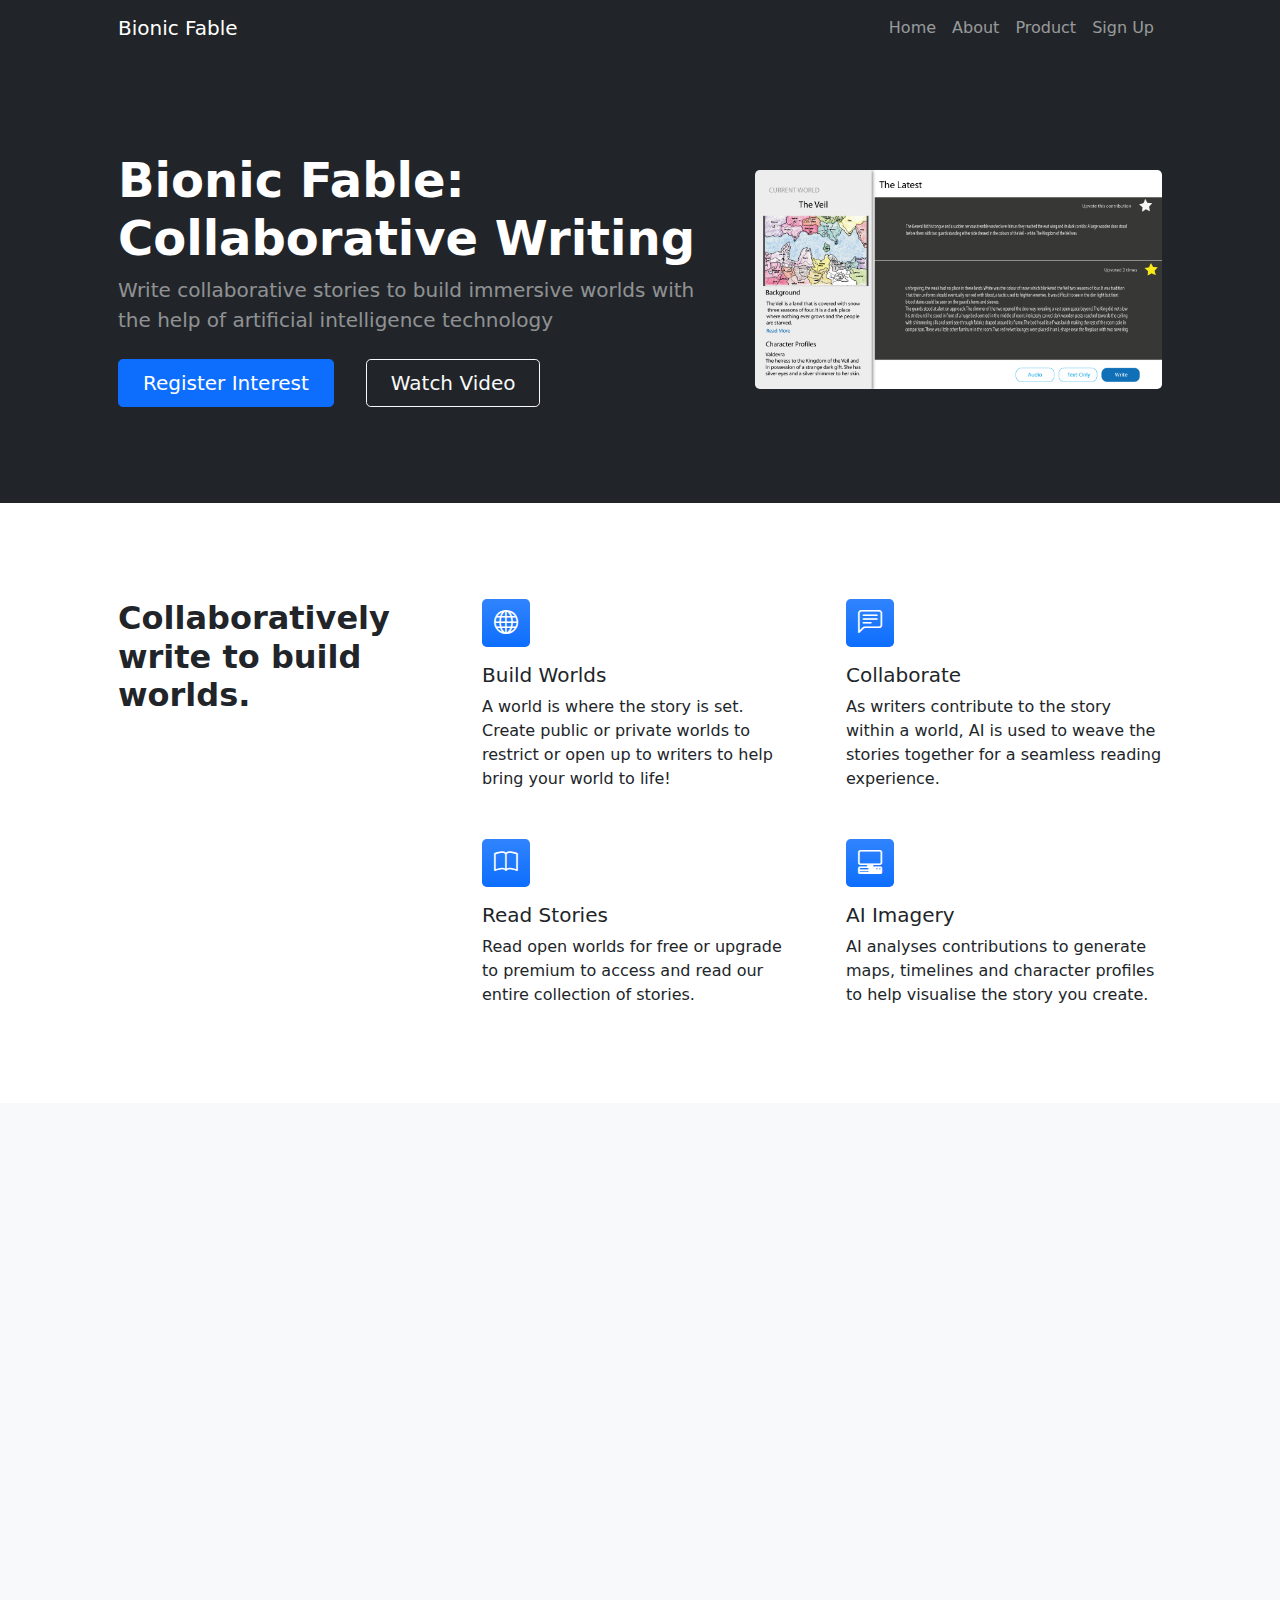
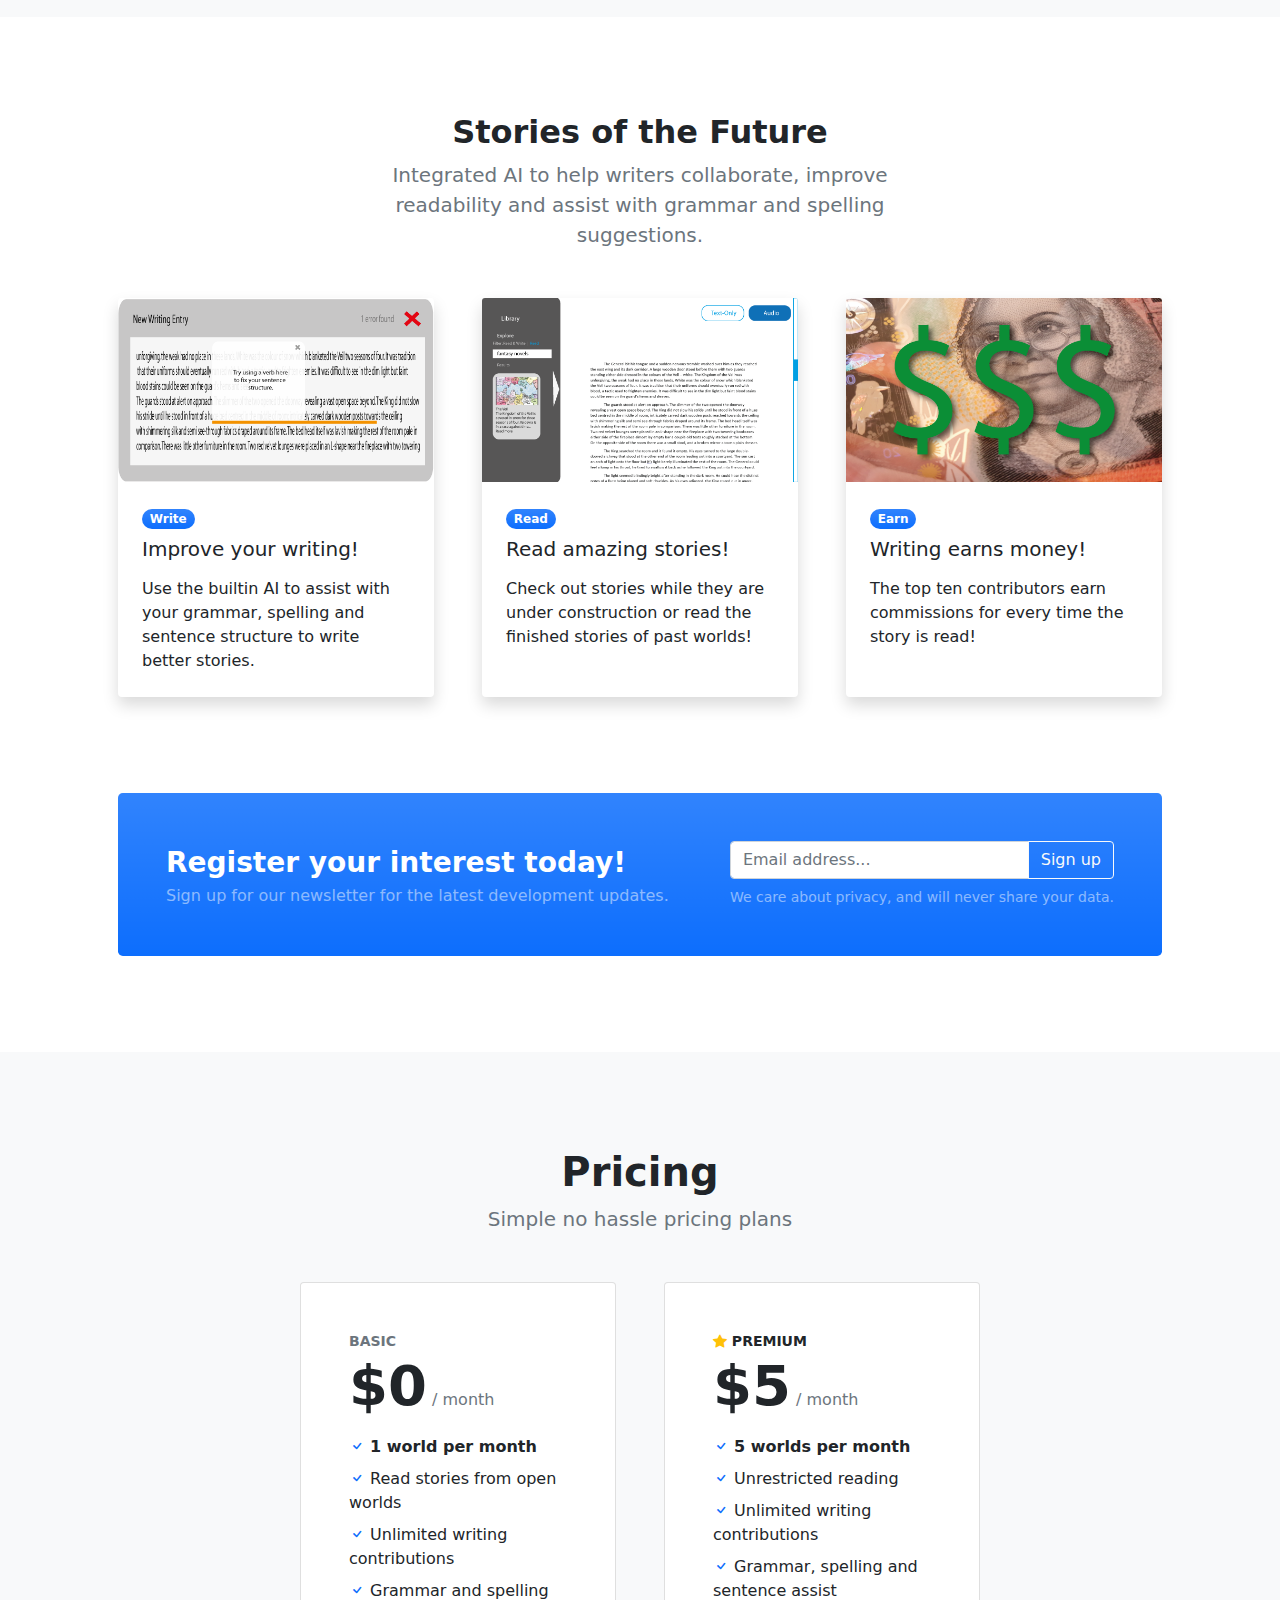
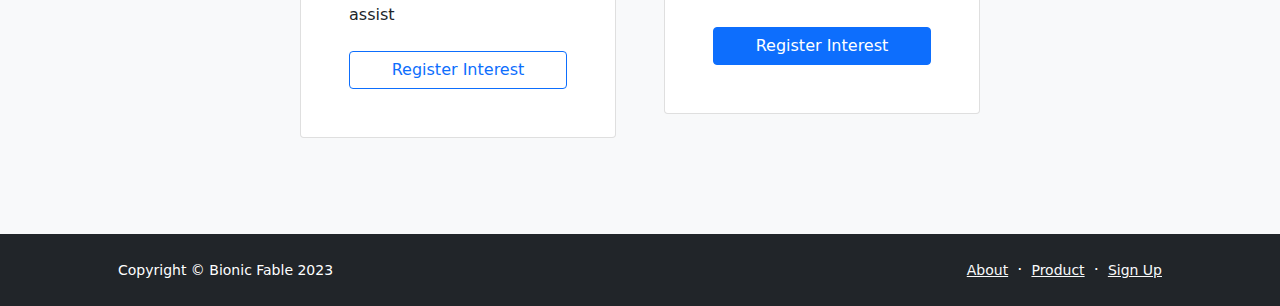
<file: index.html>
<!DOCTYPE html>
<html lang="en">
<head>
    <!-- Meta -->
    <meta charset="UTF-8">
    <meta name="description" content="Bionic Fable is a web-based collaborative writing tool; powered by advanced AI,
    the stories are woven together to turn into an epic fable."/>
    <meta name="author" content="Dannielle Jones"/>
    <meta name="viewport" content="width=device-width, initial-scale=1, shrink-to-fit=no">
    <title>Bionic Fable - Collaborative Writing</title>
    <!-- Bootstrap -->
    <link href="https://cdn.jsdelivr.net/npm/bootstrap@5.0.2/dist/css/bootstrap.min.css" rel="stylesheet"
          integrity="sha384-EVSTQN3/azprG1Anm3QDgpJLIm9Nao0Yz1ztcQTwFspd3yD65VohhpuuCOmLASjC" crossorigin="anonymous">
    <script src="https://cdn.jsdelivr.net/npm/bootstrap@5.0.2/dist/js/bootstrap.bundle.min.js"
            integrity="sha384-MrcW6ZMFYlzcLA8Nl+NtUVF0sA7MsXsP1UyJoMp4YLEuNSfAP+JcXn/tWtIaxVXM"
            crossorigin="anonymous"></script>
    <!-- CSS and JS -->
    <link href="css/styles.css" rel="stylesheet"/>
    <script src="js/script.js"></script>
    <!-- Templates and Themes -->
    <!--  Credit to Start Up Bootstrap Modern Business template retrieved from https://startbootstrap.com/template/modern-business -->
    <!-- Icons -->
    <link rel="stylesheet" href="https://cdn.jsdelivr.net/npm/bootstrap-icons@1.10.3/font/bootstrap-icons.css">


</head>
<body class="d-flex flex-column h-100">
<main class="flex-shrink-0">
    <!-- Navigation-->
    <nav class="navbar navbar-expand-lg navbar-dark bg-dark">
        <div class="container px-5">
            <a class="navbar-brand" href="index.html">Bionic Fable</a>
            <button class="navbar-toggler" type="button" data-bs-toggle="collapse"
                    data-bs-target="#navbarSupportedContent" aria-controls="navbarSupportedContent"
                    aria-expanded="false" aria-label="Toggle navigation"><span class="navbar-toggler-icon"></span>
            </button>
            <div class="collapse navbar-collapse" id="navbarSupportedContent">
                <ul class="navbar-nav ms-auto mb-2 mb-lg-0">
                    <li class="nav-item"><a class="nav-link" href="index.html">Home</a></li>
                    <li class="nav-item"><a class="nav-link" href="about.html">About</a></li>
                    <li class="nav-item"><a class="nav-link" href="product.html">Product</a></li>
                    <li class="nav-item"><a class="nav-link" href="signup.html">Sign Up</a></li>
                </ul>
            </div>
        </div>
    </nav>
    <!-- Header-->
    <header class="bg-dark py-5">
        <div class="container px-5">
            <div class="row gx-5 align-items-center justify-content-center">
                <div class="col-lg-8 col-xl-7 col-xxl-6">
                    <div class="my-5 text-center text-xl-start">
                        <h1 class="display-5 fw-bolder text-white mb-2">Bionic Fable: Collaborative Writing</h1>
                        <p class="lead fw-normal text-white-50 mb-4">Write collaborative stories to build immersive
                            worlds with the help of artificial intelligence technology</p>
                        <div class="d-grid gap-3 d-sm-flex justify-content-sm-center justify-content-xl-start">
                            <a class="btn btn-primary btn-lg px-4 me-sm-3" href="signup.html">Register Interest</a>
                            <a class="btn btn-outline-light btn-lg px-4" href="#startup-video">Watch Video</a>
                        </div>
                    </div>
                </div>
                <div class="col-xl-5 col-xxl-6 d-none d-xl-block text-center"><img class="img-fluid rounded-3 my-5"
                                                                                   src="/assets/overview.png"
                                                                                   alt="Bionic Fable overview"/></div>
            </div>
        </div>
    </header>
    <!-- Features section-->
    <section class="py-5" id="features">
        <div class="container px-5 my-5">
            <div class="row gx-5">
                <div class="col-lg-4 mb-5 mb-lg-0"><h2 class="fw-bolder mb-0">Collaboratively write to build
                    worlds.</h2></div>
                <div class="col-lg-8">
                    <div class="row gx-5 row-cols-1 row-cols-md-2">
                        <div class="col mb-5 h-100">
                            <div class="feature bg-primary bg-gradient text-white rounded-3 mb-3"><i
                                    class="bi bi-globe"></i></div>
                            <h2 class="h5">Build Worlds</h2>
                            <p class="mb-0">A world is where the story is set. Create public or private worlds to
                                restrict or open up to writers to help bring your world to life!</p>
                        </div>
                        <div class="col mb-5 h-100">
                            <div class="feature bg-primary bg-gradient text-white rounded-3 mb-3"><i
                                    class="bi bi-chat-left-text"></i></div>
                            <h2 class="h5">Collaborate</h2>
                            <p class="mb-0">As writers contribute to the story within a world, AI is used to weave the
                                stories together for a seamless reading experience.</p>
                        </div>
                        <div class="col mb-5 mb-md-0 h-100">
                            <div class="feature bg-primary bg-gradient text-white rounded-3 mb-3"><i
                                    class="bi bi-book"></i></div>
                            <h2 class="h5">Read Stories</h2>
                            <p class="mb-0">Read open worlds for free or upgrade to premium to access and read our
                                entire collection of stories.</p>
                        </div>
                        <div class="col h-100">
                            <div class="feature bg-primary bg-gradient text-white rounded-3 mb-3"><i
                                    class="bi bi-pc-display-horizontal"></i></div>
                            <h2 class="h5">AI Imagery</h2>
                            <p class="mb-0">AI analyses contributions to generate maps, timelines and character profiles
                                to help visualise the story you create. </p>
                        </div>
                    </div>
                </div>
            </div>
        </div>
    </section>
    <!-- Video section-->
    <div class="py-5 bg-light">
        <div class="container px-5 my-5">
            <div class="row gx-5 justify-content-center">
                <div class="col-lg-10 col-xl-7" id="startup-video">
                    <!--'frameborder' is not supported by HTML 5; however, most browsers still support it; remove using CSS rules-->
                    <iframe width="560" height="315" src="https://www.youtube.com/embed/FiNCMZ2NPQI"
                            title="YouTube video player" frameborder="0"
                            allow="accelerometer; autoplay; clipboard-write; encrypted-media; gyroscope; picture-in-picture; web-share"
                            allowfullscreen></iframe>
                </div>
            </div>
        </div>
    </div>
    <!-- Preview section-->
    <section class="py-5">
        <div class="container px-5 my-5">
            <div class="row gx-5 justify-content-center">
                <div class="col-lg-8 col-xl-6">
                    <div class="text-center">
                        <h2 class="fw-bolder">Stories of the Future</h2>
                        <p class="lead fw-normal text-muted mb-5">Integrated AI to help writers collaborate, improve
                            readability and assist with grammar and spelling suggestions.</p>
                    </div>
                </div>
            </div>
            <div class="row gx-5">
                <div class="col-lg-4 mb-5">
                    <div class="card h-100 shadow border-0">
                        <img class="card-img-top" src="/assets/errors.png" alt="Assistant helping with writing errors"/>
                        <div class="card-body p-4">
                            <div class="badge bg-primary bg-gradient rounded-pill mb-2">Write</div>
                            <h5 class="card-title mb-3">Improve your writing!</h5>
                            <p class="card-text mb-0">Use the builtin AI to assist with your grammar, spelling and
                                sentence structure to write better stories.</p>
                        </div>
                    </div>
                </div>
                <div class="col-lg-4 mb-5">
                    <div class="card h-100 shadow border-0">
                        <img class="card-img-top" src="/assets/finished.png" alt="A completed story"/>
                        <div class="card-body p-4">
                            <div class="badge bg-primary bg-gradient rounded-pill mb-2">Read</div>
                            <h5 class="card-title mb-3">Read amazing stories!</h5>
                            <p class="card-text mb-0">Check out stories while they are under construction or read the
                                finished stories of past worlds!</p>
                        </div>
                    </div>
                </div>
                <div class="col-lg-4 mb-5">
                    <div class="card h-100 shadow border-0">
                        <img class="card-img-top" src="/assets/dollars.png" alt="Earn commissions for writing"/>
                        <div class="card-body p-4">
                            <div class="badge bg-primary bg-gradient rounded-pill mb-2">Earn</div>
                            <h5 class="card-title mb-3">Writing earns money!</h5>
                            <p class="card-text mb-0">The top ten contributors earn commissions for every time the story
                                is read!</p>
                        </div>
                    </div>
                </div>
            </div>
            <!-- Call to action-->
            <aside class="bg-primary bg-gradient rounded-3 p-4 p-sm-5 mt-5">
                <div class="d-flex align-items-center justify-content-between flex-column flex-xl-row text-center text-xl-start">
                    <div class="mb-4 mb-xl-0">
                        <div class="fs-3 fw-bold text-white">Register your interest today!</div>
                        <div class="text-white-50">Sign up for our newsletter for the latest development updates.</div>
                    </div>
                    <div class="ms-xl-4">
                        <div class="input-group mb-2">
                            <input class="form-control" type="text" placeholder="Email address..."
                                   aria-label="Email address..." aria-describedby="button-newsletter"/>
                            <button class="btn btn-outline-light" id="button-newsletter" type="button">Sign up</button>
                        </div>
                        <div class="small text-white-50">We care about privacy, and will never share your data.</div>
                    </div>
                </div>
            </aside>
        </div>
    </section>
    <!-- Pricing section-->
    <section class="bg-light py-5">
        <div class="container px-5 my-5">
            <div class="text-center mb-5">
                <h1 class="fw-bolder">Pricing</h1>
                <p class="lead fw-normal text-muted mb-0">Simple no hassle pricing plans</p>
            </div>
            <div class="row gx-5 justify-content-center">
                <!-- Pricing card free-->
                <div class="col-lg-6 col-xl-4">
                    <div class="card mb-5 mb-xl-0">
                        <div class="card-body p-5">
                            <div class="small text-uppercase fw-bold text-muted">Basic</div>
                            <div class="mb-3">
                                <span class="display-4 fw-bold">$0</span>
                                <span class="text-muted">/ month</span>
                            </div>
                            <ul class="list-unstyled mb-4">
                                <li class="mb-2">
                                    <i class="bi bi-check text-primary"></i>
                                    <strong>1 world per month</strong>
                                </li>
                                <li class="mb-2">
                                    <i class="bi bi-check text-primary"></i>
                                    Read stories from open worlds
                                </li>
                                <li class="mb-2">
                                    <i class="bi bi-check text-primary"></i>
                                    Unlimited writing contributions
                                </li>
                                <li class="mb-2">
                                    <i class="bi bi-check text-primary"></i>
                                    Grammar and spelling assist
                                </li>
                            </ul>
                            <div class="d-grid"><a class="btn btn-outline-primary" href="signup.html">Register
                                Interest</a></div>
                        </div>
                    </div>
                </div>
                <!-- Pricing card pro-->
                <div class="col-lg-6 col-xl-4">
                    <div class="card mb-5 mb-xl-0">
                        <div class="card-body p-5">
                            <div class="small text-uppercase fw-bold">
                                <i class="bi bi-star-fill text-warning"></i>
                                Premium
                            </div>
                            <div class="mb-3">
                                <span class="display-4 fw-bold">$5</span>
                                <span class="text-muted">/ month</span>
                            </div>
                            <ul class="list-unstyled mb-4">
                                <li class="mb-2">
                                    <i class="bi bi-check text-primary"></i>
                                    <strong>5 worlds per month</strong>
                                </li>
                                <li class="mb-2">
                                    <i class="bi bi-check text-primary"></i>
                                    Unrestricted reading
                                </li>
                                <li class="mb-2">
                                    <i class="bi bi-check text-primary"></i>
                                    Unlimited writing contributions
                                </li>
                                <li class="mb-2">
                                    <i class="bi bi-check text-primary"></i>
                                    Grammar, spelling and sentence assist
                                </li>
                            </ul>
                            <div class="d-grid"><a class="btn btn-primary" href="signup.html">Register Interest</a>
                            </div>
                        </div>
                    </div>
                </div>
            </div>
        </div>
    </section>
</main>
<!-- Footer-->
<footer class="bg-dark py-4 mt-auto">
    <div class="container px-5">
        <div class="row align-items-center justify-content-between flex-column flex-sm-row">
            <div class="col-auto">
                <div class="small m-0 text-white">Copyright &copy; Bionic Fable 2023</div>
            </div>
            <div class="col-auto">
                <a class="link-light small" href="about.html">About</a>
                <span class="text-white mx-1">&middot;</span>
                <a class="link-light small" href="product.html">Product</a>
                <span class="text-white mx-1">&middot;</span>
                <a class="link-light small" href="signup.html">Sign Up</a>
            </div>
        </div>
    </div>
</footer>
</body>
</html>
</file>
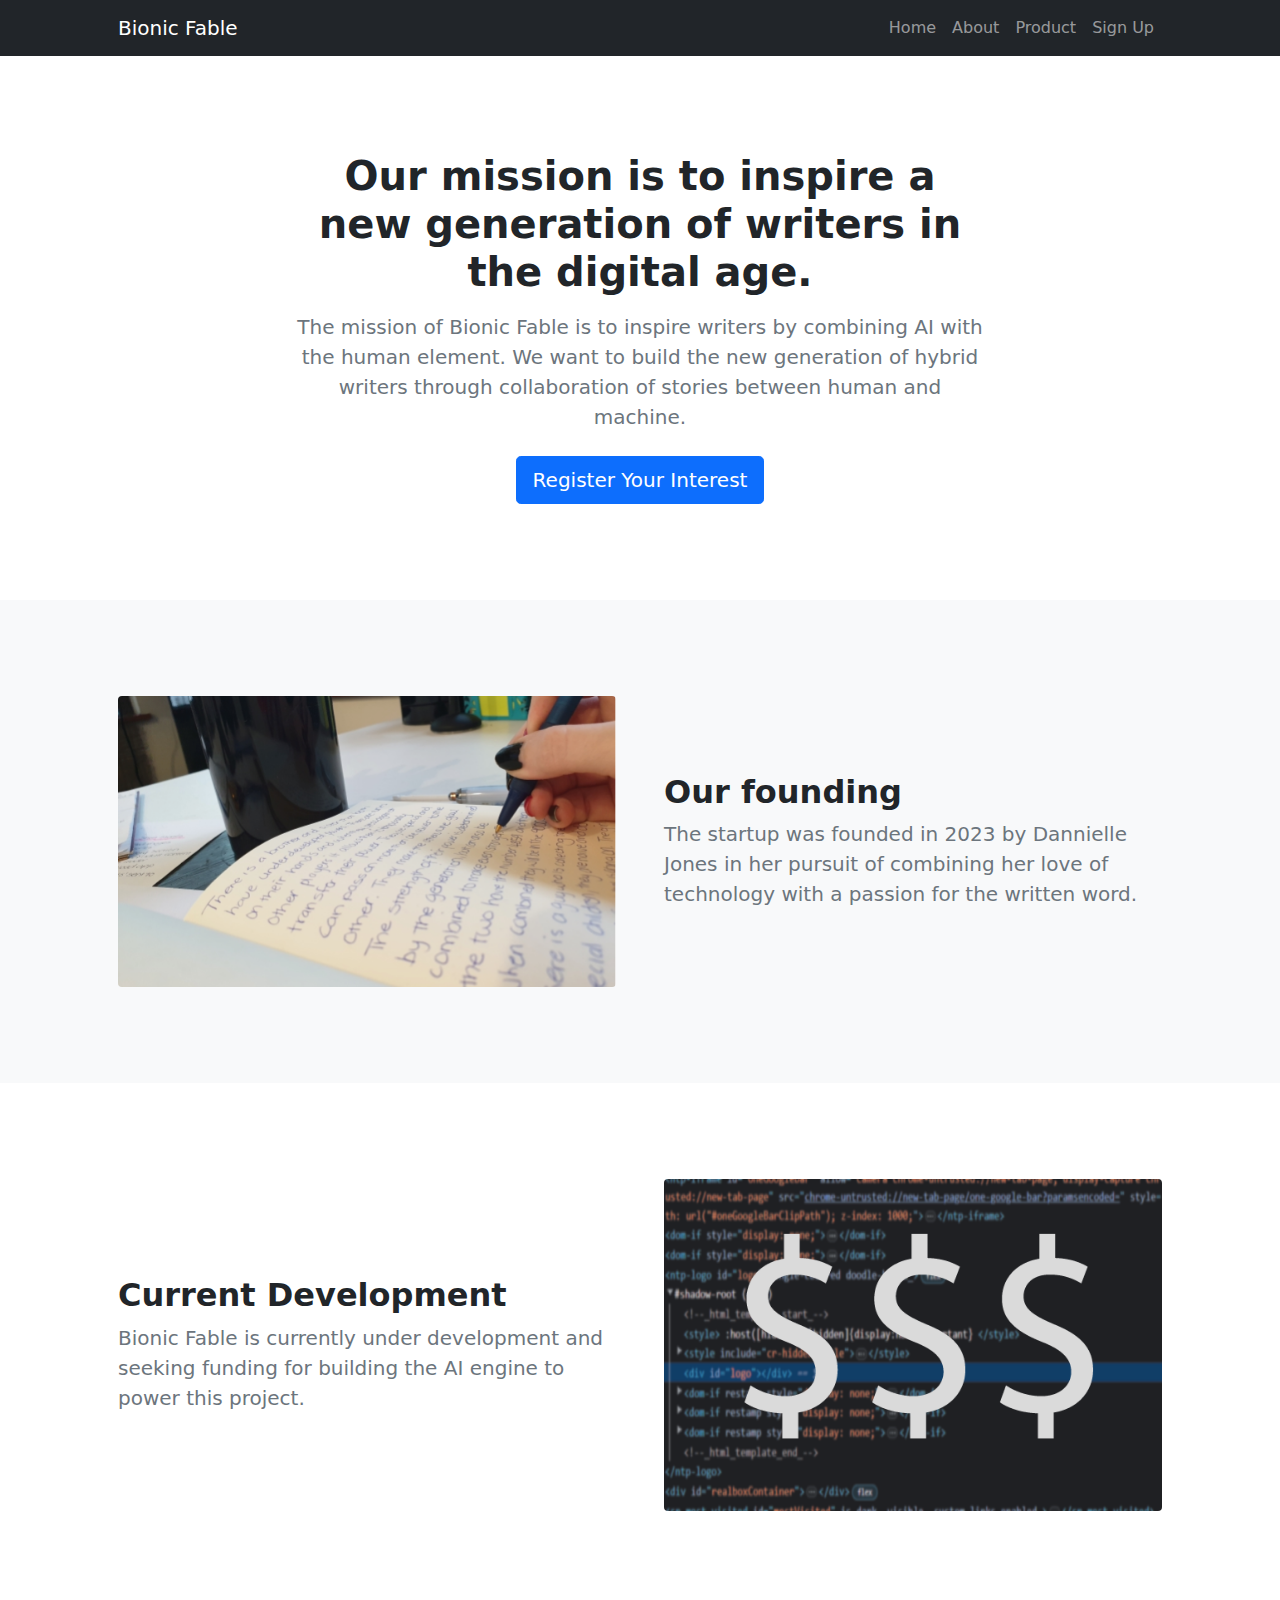
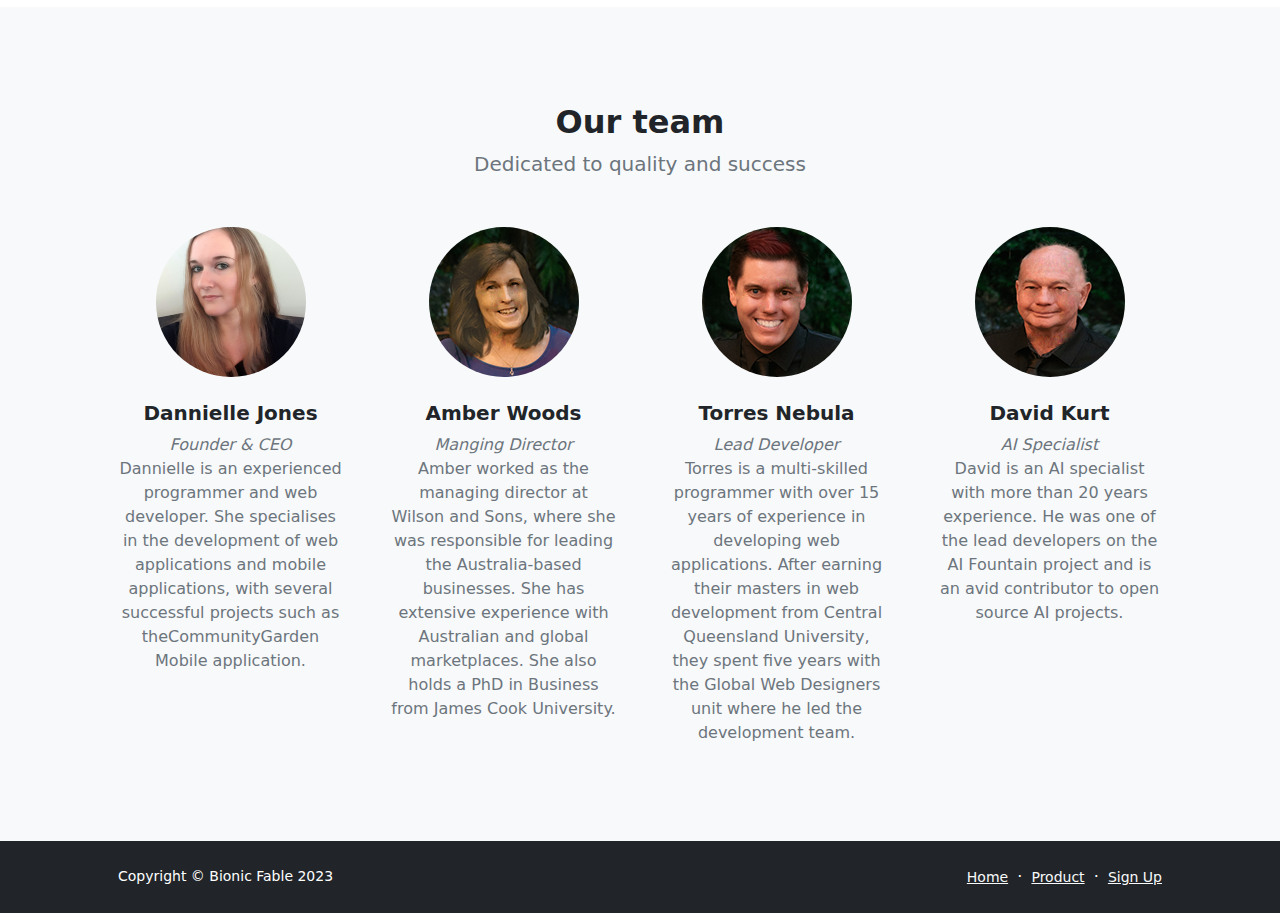
<file: about.html>
<!DOCTYPE html>
<html lang="en">
<head>
    <!-- Meta -->
    <meta charset="UTF-8">
    <meta name="description" content="Bionic Fable is a web-based collaborative writing tool; powered by advanced AI,
    the stories are woven together to turn into an epic fable."/>
    <meta name="author" content="Dannielle Jones"/>
    <meta name="viewport" content="width=device-width, initial-scale=1, shrink-to-fit=no">
    <title>Bionic Fable - About</title>
    <!-- Bootstrap -->
    <link href="https://cdn.jsdelivr.net/npm/bootstrap@5.0.2/dist/css/bootstrap.min.css" rel="stylesheet" integrity="sha384-EVSTQN3/azprG1Anm3QDgpJLIm9Nao0Yz1ztcQTwFspd3yD65VohhpuuCOmLASjC" crossorigin="anonymous">
    <script src="https://cdn.jsdelivr.net/npm/bootstrap@5.0.2/dist/js/bootstrap.bundle.min.js" integrity="sha384-MrcW6ZMFYlzcLA8Nl+NtUVF0sA7MsXsP1UyJoMp4YLEuNSfAP+JcXn/tWtIaxVXM" crossorigin="anonymous"></script>
    <!-- CSS and JS -->
    <link href="css/styles.css" rel="stylesheet"/>
    <script src="js/script.js"></script>
    <!-- Templates and Themes -->
    <!-- Icons -->


</head>
<body class="d-flex flex-column">
<main class="flex-shrink-0">
    <!-- Navigation-->
    <nav class="navbar navbar-expand-lg navbar-dark bg-dark">
        <div class="container px-5">
            <a class="navbar-brand" href="index.html">Bionic Fable</a>
            <button class="navbar-toggler" type="button" data-bs-toggle="collapse" data-bs-target="#navbarSupportedContent" aria-controls="navbarSupportedContent" aria-expanded="false" aria-label="Toggle navigation"><span class="navbar-toggler-icon"></span></button>
            <div class="collapse navbar-collapse" id="navbarSupportedContent">
                <ul class="navbar-nav ms-auto mb-2 mb-lg-0">
                    <li class="nav-item"><a class="nav-link" href="index.html">Home</a></li>
                    <li class="nav-item"><a class="nav-link" href="about.html">About</a></li>
                    <li class="nav-item"><a class="nav-link" href="product.html">Product</a></li>
                    <li class="nav-item"><a class="nav-link" href="signup.html">Sign Up</a></li>
                </ul>
            </div>
        </div>
    </nav>
    <!-- Header-->
    <header class="py-5">
        <div class="container px-5">
            <div class="row justify-content-center">
                <div class="col-lg-8 col-xxl-6">
                    <div class="text-center my-5">
                        <h1 class="fw-bolder mb-3">Our mission is to inspire a new generation of writers in the digital age.</h1>
                        <p class="lead fw-normal text-muted mb-4">The mission of Bionic Fable is to inspire writers by
                            combining AI with the human element. We want to build the new generation of hybrid writers
                            through collaboration of stories between human and machine.</p>
                        <a class="btn btn-primary btn-lg" href="signup.html">Register Your Interest</a>
                    </div>
                </div>
            </div>
        </div>
    </header>
    <!-- About section one-->
    <section class="py-5 bg-light" id="scroll-target">
        <div class="container px-5 my-5">
            <div class="row gx-5 align-items-center">
                <div class="col-lg-6"><img class="img-fluid rounded mb-5 mb-lg-0" src="/assets/founding.png" alt="Founded on the written word" /></div>
                <div class="col-lg-6">
                    <h2 class="fw-bolder">Our founding</h2>
                    <p class="lead fw-normal text-muted mb-0">The startup was founded in 2023 by Dannielle Jones in her pursuit of combining her love of technology with a passion for the written word.</p>
                </div>
            </div>
        </div>
    </section>
    <!-- About section two-->
    <section class="py-5">
        <div class="container px-5 my-5">
            <div class="row gx-5 align-items-center">
                <div class="col-lg-6 order-first order-lg-last"><img class="img-fluid rounded mb-5 mb-lg-0" src="/assets/development.png" alt="Funding Required for Development" /></div>
                <div class="col-lg-6">
                    <h2 class="fw-bolder">Current Development</h2>
                    <p class="lead fw-normal text-muted mb-0">Bionic Fable is currently under development and seeking funding for building the AI engine to power this project.</p>
                </div>
            </div>
        </div>
    </section>
    <!-- Team members section-->
    <section class="py-5 bg-light">
        <div class="container px-5 my-5">
            <div class="text-center">
                <h2 class="fw-bolder">Our team</h2>
                <p class="lead fw-normal text-muted mb-5">Dedicated to quality and success</p>
            </div>
            <div class="row gx-5 row-cols-1 row-cols-sm-2 row-cols-xl-4 justify-content-center">
                <div class="col mb-5 mb-5 mb-xl-0">
                    <div class="text-center">
                        <img class="img-fluid rounded-circle mb-4 px-4" src="/assets/djones150.png" alt="Dannielle Jones" />
                        <h5 class="fw-bolder">Dannielle Jones</h5>
                        <div class="fst-italic text-muted">Founder &amp; CEO</div>
                        <div class="fst-normal text-muted">Dannielle is an experienced programmer and web developer. She
                            specialises in the development of web applications and mobile applications, with several
                            successful projects such as theCommunityGarden Mobile application.</div>
                    </div>
                </div>
                <div class="col mb-5 mb-5 mb-xl-0">
                    <div class="text-center">
                        <img class="img-fluid rounded-circle mb-4 px-4" src="/assets/amber.png" alt="Amber Woods" />
                        <h5 class="fw-bolder">Amber Woods</h5>
                        <div class="fst-italic text-muted">Manging Director</div>
                        <div class="fst-normal text-muted">Amber worked as the managing director at Wilson and Sons,
                            where she was responsible for leading the Australia-based businesses. She has extensive
                            experience with Australian and global marketplaces. She also holds a PhD in Business from James Cook University.</div>
                    </div>
                </div>
                <div class="col mb-5 mb-5 mb-sm-0">
                    <div class="text-center">
                        <img class="img-fluid rounded-circle mb-4 px-4" src="/assets/torres.png" alt="Torres Nebula" />
                        <h5 class="fw-bolder">Torres Nebula</h5>
                        <div class="fst-italic text-muted">Lead Developer</div>
                        <div class="fst-normal text-muted">Torres is a multi-skilled programmer with over 15 years of
                            experience in developing web applications. After earning their masters in web development
                            from Central Queensland University, they spent five years with the Global Web Designers unit
                            where he led the development team.</div>
                    </div>
                </div>
                <div class="col mb-5">
                    <div class="text-center">
                        <img class="img-fluid rounded-circle mb-4 px-4" src="/assets/david.png" alt="David Kurt" />
                        <h5 class="fw-bolder">David Kurt</h5>
                        <div class="fst-italic text-muted">AI Specialist</div>
                        <div class="fst-normal text-muted">David is an AI specialist with more than 20 years experience.
                            He was one of the lead developers on the AI Fountain project and is an avid contributor to
                            open source AI projects.</div>
                    </div>
                </div>
            </div>
        </div>
    </section>
</main>
<!-- Footer-->
<footer class="bg-dark py-4 mt-auto">
    <div class="container px-5">
        <div class="row align-items-center justify-content-between flex-column flex-sm-row">
            <div class="col-auto"><div class="small m-0 text-white">Copyright &copy; Bionic Fable 2023</div></div>
            <div class="col-auto">
                <a class="link-light small" href="index.html">Home</a>
                <span class="text-white mx-1">&middot;</span>
                <a class="link-light small" href="product.html">Product</a>
                <span class="text-white mx-1">&middot;</span>
                <a class="link-light small" href="signup.html">Sign Up</a>
            </div>
        </div>
    </div>
</footer>
</body>
</html>
</file>
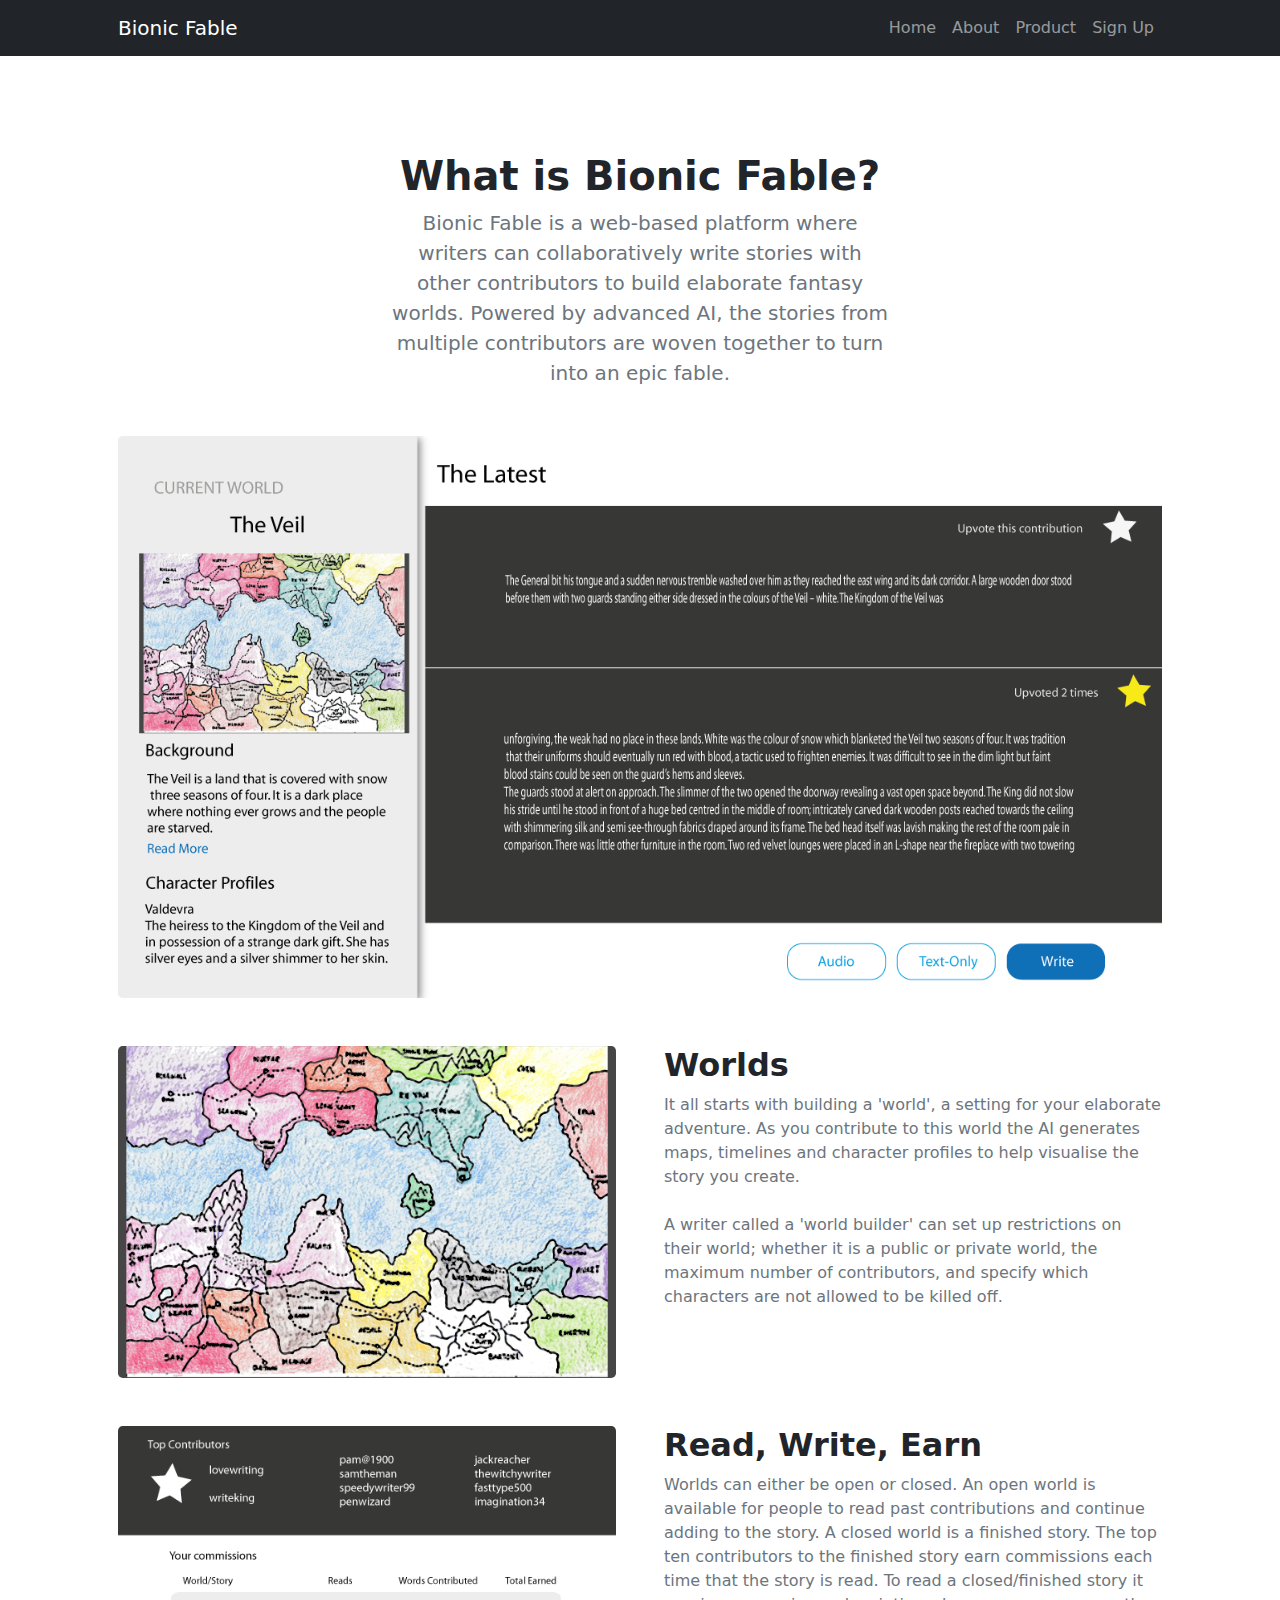
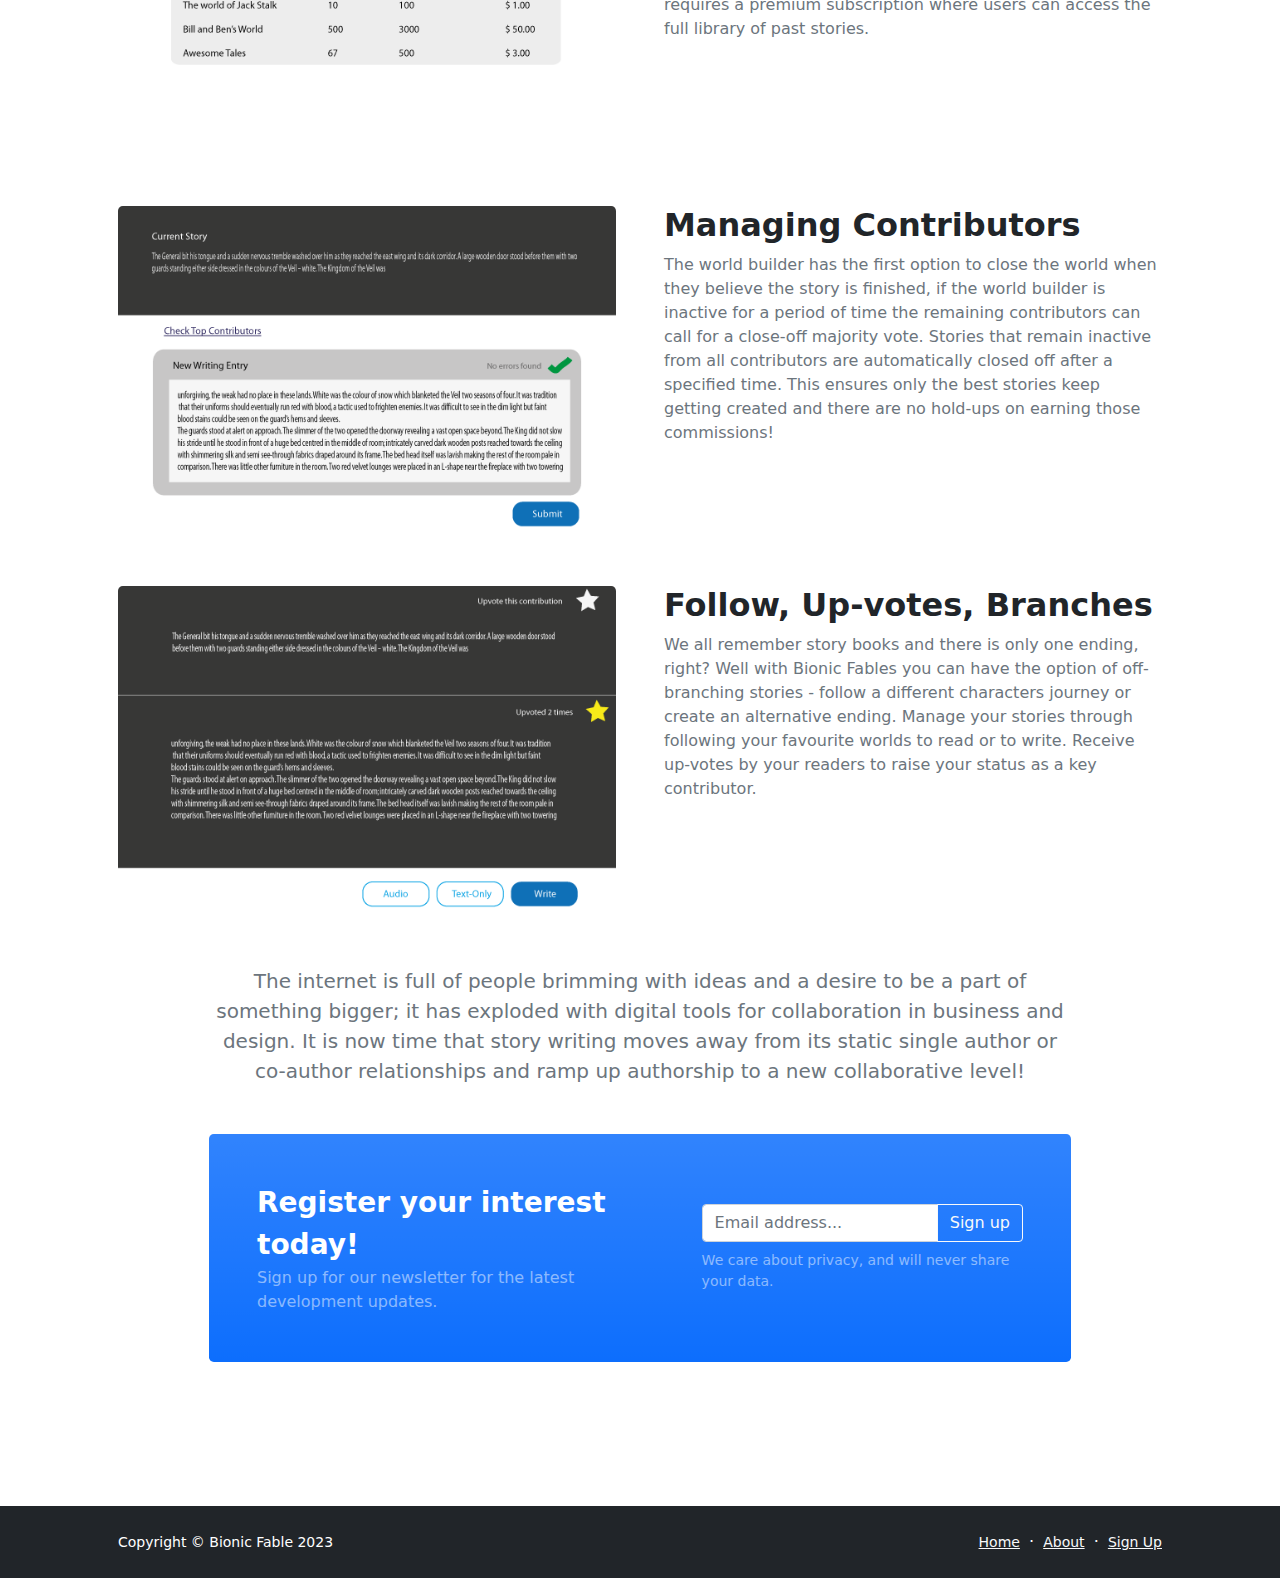
<file: product.html>
<!DOCTYPE html>
<html lang="en">
<head>
    <!-- Meta -->
    <meta charset="UTF-8">
    <meta name="description" content="Bionic Fable is a web-based collaborative writing tool; powered by advanced AI,
    the stories are woven together to turn into an epic fable."/>
    <meta name="author" content="Dannielle Jones"/>
    <meta name="viewport" content="width=device-width, initial-scale=1, shrink-to-fit=no">
    <title>Bionic Fable - Product</title>
    <!-- Bootstrap -->
    <link href="https://cdn.jsdelivr.net/npm/bootstrap@5.0.2/dist/css/bootstrap.min.css" rel="stylesheet"
          integrity="sha384-EVSTQN3/azprG1Anm3QDgpJLIm9Nao0Yz1ztcQTwFspd3yD65VohhpuuCOmLASjC" crossorigin="anonymous">
    <script src="https://cdn.jsdelivr.net/npm/bootstrap@5.0.2/dist/js/bootstrap.bundle.min.js"
            integrity="sha384-MrcW6ZMFYlzcLA8Nl+NtUVF0sA7MsXsP1UyJoMp4YLEuNSfAP+JcXn/tWtIaxVXM"
            crossorigin="anonymous"></script>
    <!-- CSS and JS -->
    <link href="css/styles.css" rel="stylesheet"/>
    <script src="js/script.js"></script>
    <!-- Templates and Themes -->
    <link rel="canonical" href="https://getbootstrap.com/docs/5.0/examples/carousel/">
    <!-- Icons -->


</head>
<body class="d-flex flex-column h-100">
<main class="flex-shrink-0">
    <!-- Navigation-->
    <nav class="navbar navbar-expand-lg navbar-dark bg-dark">
        <div class="container px-5">
            <a class="navbar-brand" href="index.html">Bionic Fable</a>
            <button class="navbar-toggler" type="button" data-bs-toggle="collapse"
                    data-bs-target="#navbarSupportedContent" aria-controls="navbarSupportedContent"
                    aria-expanded="false" aria-label="Toggle navigation"><span class="navbar-toggler-icon"></span>
            </button>
            <div class="collapse navbar-collapse" id="navbarSupportedContent">
                <ul class="navbar-nav ms-auto mb-2 mb-lg-0">
                    <li class="nav-item"><a class="nav-link" href="index.html">Home</a></li>
                    <li class="nav-item"><a class="nav-link" href="about.html">About</a></li>
                    <li class="nav-item"><a class="nav-link" href="product.html">Product</a></li>
                    <li class="nav-item"><a class="nav-link" href="signup.html">Sign Up</a></li>
                </ul>
            </div>
        </div>
    </nav>
    <!-- Page Content-->
    <section class="py-5">
        <div class="container px-5 my-5">
            <div class="row gx-5 justify-content-center">
                <!--                <div class="col-lg-6"><img class="img-fluid rounded-3 mb-5"-->
                <!--                                           src="https://dummyimage.com/600x400/343a40/6c757d" alt="..."/></div>-->
                <div class="col-lg-6">
                    <div class="text-center mb-5">
                        <div class="col-12"></div>
                        <h1 class="fw-bolder">What is Bionic Fable?</h1>
                        <p class="lead fw-normal text-muted mb-0">Bionic Fable is a web-based platform where writers can
                            collaboratively write stories with other contributors to build elaborate fantasy worlds.
                            Powered by
                            advanced AI, the stories from multiple contributors are woven together to turn into an epic
                            fable. </p>
                    </div>
                </div>
            </div>

            <div class="row gx-5">
                <div class="col-12"><img class="img-fluid rounded-3 mb-5"
                                         src="/assets/overview.png" alt="Overview of Bionic Fable"/></div>
            </div>
            <div class="row gx-5 justify-content-center">
                <div class="col-lg-6"><img class="img-fluid rounded-3 mb-5"
                                           src="/assets/maps.png" alt="Map of a Bionic Fable World"/></div>
                <div class="col-lg-6">
                    <div class="text-left mb-5">
                        <div class="col-12"></div>
                        <h2 class="fw-bolder">Worlds</h2>
                        <p class="fw-normal text-muted mb-0">It all starts with building a 'world', a setting for
                            your
                            elaborate adventure. As you contribute to this world the AI generates
                            maps, timelines
                            and character profiles to help visualise the story you create.
                        </p>
                        <br>
                        <p class="fw-normal text-muted mb-0">A writer called a 'world builder' can set up restrictions
                            on their world; whether it is a public or private world, the maximum number of contributors,
                            and specify which characters are not allowed to be killed off.
                        </p>
                    </div>
                </div>
            </div>
            <div class="row gx-5 justify-content-center">
                <div class="col-lg-6"><img class="img-fluid rounded-3 mb-5"
                                           src="/assets/top.png" alt="Top contributors ranking"/></div>
                <div class="col-lg-6">
                    <div class="text-left mb-5">
                        <div class="col-12"></div>
                        <h2 class="fw-bolder">Read, Write, Earn</h2>
                        <p class="fw-normal text-muted mb-0">Worlds can either be open or closed. An open world is
                            available
                            for people to read past contributions and continue adding to the story. A closed
                            world is a finished story. The top ten contributors to the finished story earn commissions
                            each time
                            that the story is read. To read a closed/finished story it requires a premium subscription
                            where users can access the full library of past stories.
                        </p>
                    </div>
                </div>
            </div>
            <div class="row gx-5 justify-content-center">
                <div class="col-lg-6"><img class="img-fluid rounded-3 mb-5"
                                           src="/assets/write.png" alt="Submitting a written contribution"/></div>
                <div class="col-lg-6">
                    <div class="text-left mb-5">
                        <div class="col-12"></div>
                        <h2 class="fw-bolder">Managing Contributors</h2>
                        <p class="fw-normal text-muted mb-0">
                            The world builder has the first option to close the world when they believe the story is
                            finished, if the world builder is inactive for a period of time the remaining contributors
                            can call for a close-off majority vote. Stories that remain inactive from all contributors
                            are automatically closed off after a specified time. This ensures only the best
                            stories keep getting created and there are no hold-ups on earning those commissions!
                        </p>
                    </div>
                </div>
            </div>
            <div class="row gx-5 justify-content-center">
                <div class="col-lg-6"><img class="img-fluid rounded-3 mb-5"
                                           src="/assets/upvote.png" alt="Writing being up-voted"/></div>
                <div class="col-lg-6">
                    <div class="text-left mb-5">
                        <div class="col-12"></div>
                        <h2 class="fw-bolder">Follow, Up-votes, Branches</h2>
                        <p class="fw-normal text-muted mb-0">We all remember story books and there is only one
                            ending, right? Well with Bionic Fables you can have the option of off-branching stories
                            - follow a different characters journey or create an alternative ending. Manage your
                            stories through following your favourite worlds to read or to write. Receive up-votes
                            by your readers to raise your status as a key contributor.
                        </p>
                    </div>
                </div>
            </div>
            <div class="row gx-5 justify-content-center">
                <div class="col-lg-10">
                    <div class="text-center mb-5">
                        <p class="lead fw-normal text-muted">The internet is full of people brimming with ideas and
                            a
                            desire to be
                            a part of something bigger; it has exploded with digital tools for collaboration in
                            business
                            and design.
                            It is now time that story writing moves away from its static single author or co-author
                            relationships
                            and ramp up authorship to a new collaborative level!</p>
                        <!-- Call to action-->
                        <aside class="bg-primary bg-gradient rounded-3 p-4 p-sm-5 mt-5">
                            <div class="d-flex align-items-center justify-content-between flex-column flex-xl-row text-center text-xl-start">
                                <div class="mb-4 mb-xl-0">
                                    <div class="fs-3 fw-bold text-white">Register your interest today!</div>
                                    <div class="text-white-50">Sign up for our newsletter for the latest development
                                        updates.
                                    </div>
                                </div>
                                <div class="ms-xl-4">
                                    <div class="input-group mb-2">
                                        <input class="form-control" type="text" placeholder="Email address..."
                                               aria-label="Email address..." aria-describedby="button-newsletter"/>
                                        <button class="btn btn-outline-light" id="button-newsletter" type="button">
                                            Sign
                                            up
                                        </button>
                                    </div>
                                    <div class="small text-white-50">We care about privacy, and will never share
                                        your
                                        data.
                                    </div>
                                </div>
                            </div>
                        </aside>
                    </div>
                </div>
            </div>
        </div>
    </section>
</main>
<!-- Footer-->
<footer class="bg-dark py-4 mt-auto">
    <div class="container px-5">
        <div class="row align-items-center justify-content-between flex-column flex-sm-row">
            <div class="col-auto">
                <div class="small m-0 text-white">Copyright &copy; Bionic Fable 2023</div>
            </div>
            <div class="col-auto">
                <a class="link-light small" href="index.html">Home</a>
                <span class="text-white mx-1">&middot;</span>
                <a class="link-light small" href="about.html">About</a>
                <span class="text-white mx-1">&middot;</span>
                <a class="link-light small" href="signup.html">Sign Up</a>
            </div>
        </div>
    </div>
</footer>

</body>
</html>
</file>
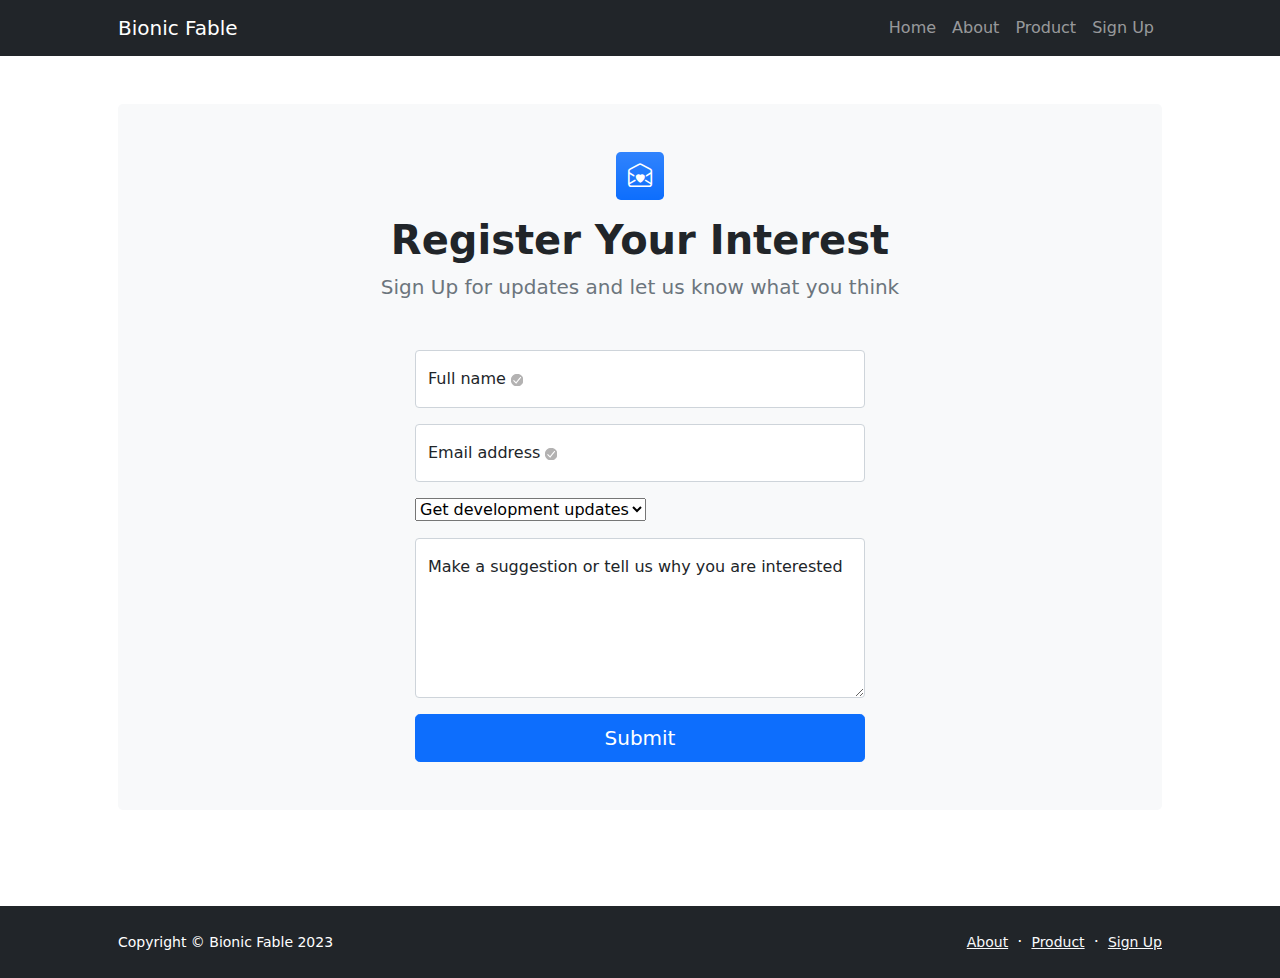
<file: signup.html>
<!DOCTYPE html>
<html lang="en">
<head>
    <!-- Meta -->
    <meta charset="UTF-8">
    <meta name="description" content="Bionic Fable is a web-based collaborative writing tool; powered by advanced AI,
    the stories are woven together to turn into an epic fable."/>
    <meta name="author" content="Dannielle Jones"/>
    <meta name="viewport" content="width=device-width, initial-scale=1, shrink-to-fit=no">
    <title>Bionic Fable - Register your interest</title>
    <!-- Bootstrap -->
    <link href="https://cdn.jsdelivr.net/npm/bootstrap@5.0.2/dist/css/bootstrap.min.css" rel="stylesheet"
          integrity="sha384-EVSTQN3/azprG1Anm3QDgpJLIm9Nao0Yz1ztcQTwFspd3yD65VohhpuuCOmLASjC" crossorigin="anonymous">
    <script src="https://cdn.jsdelivr.net/npm/bootstrap@5.0.2/dist/js/bootstrap.bundle.min.js"
            integrity="sha384-MrcW6ZMFYlzcLA8Nl+NtUVF0sA7MsXsP1UyJoMp4YLEuNSfAP+JcXn/tWtIaxVXM"
            crossorigin="anonymous"></script>
    <!-- CSS and JS -->
    <link href="css/styles.css" rel="stylesheet"/>
    <script src="js/script.js"></script>
    <!-- Templates and Themes -->
    <!--  Credit to Start Up Bootstrap Modern Business template retrieved from https://startbootstrap.com/template/modern-business -->
    <!-- Icons -->
    <link rel="stylesheet" href="https://cdn.jsdelivr.net/npm/bootstrap-icons@1.10.3/font/bootstrap-icons.css">


</head>
<body class="d-flex flex-column">
<main class="flex-shrink-0">
    <!-- Navigation-->
    <nav class="navbar navbar-expand-lg navbar-dark bg-dark">
        <div class="container px-5">
            <a class="navbar-brand" href="index.html">Bionic Fable</a>
            <button class="navbar-toggler" type="button" data-bs-toggle="collapse"
                    data-bs-target="#navbarSupportedContent" aria-controls="navbarSupportedContent"
                    aria-expanded="false" aria-label="Toggle navigation"><span class="navbar-toggler-icon"></span>
            </button>
            <div class="collapse navbar-collapse" id="navbarSupportedContent">
                <ul class="navbar-nav ms-auto mb-2 mb-lg-0">
                    <li class="nav-item"><a class="nav-link" href="index.html">Home</a></li>
                    <li class="nav-item"><a class="nav-link" href="about.html">About</a></li>
                    <li class="nav-item"><a class="nav-link" href="product.html">Product</a></li>
                    <li class="nav-item"><a class="nav-link" href="signup.html">Sign Up</a></li>
                </ul>
            </div>
        </div>
    </nav>
    <!-- Page content-->
    <section class="py-5">
        <div class="container px-5">
            <!-- Sign Up form-->
            <div class="bg-light rounded-3 py-5 px-4 px-md-5 mb-5">
                <div class="text-center mb-5">
                    <div class="feature bg-primary bg-gradient text-white rounded-3 mb-3"><i
                            class="bi bi-envelope-open-heart"></i></div>
                    <h1 class="fw-bolder">Register Your Interest</h1>
                    <p class="lead fw-normal text-muted mb-0">Sign Up for updates and let us know what you think</p>
                </div>
                <div class="row gx-5 justify-content-center">
                    <div class="col-lg-8 col-xl-6">
                        <form id="registerForm" action="success.html" onsubmit="return validateForm()" method="post">
                            <!--            <form id="registerForm" action="/php/action_page.php" onsubmit="return validateForm()" method="post">-->
                            <!-- Name input-->
                            <div class="form-floating mb-3">
                                <input class="form-control" id="name" name='name' type="text"
                                       placeholder="Enter your name" required
                                       onKeyup="inputNotEmpty('name', 2, 'valid_name')"/>
                                <label for="name">Full name <img id="valid_name" src="assets/invalid.png"
                                                                 alt="checking valid"></label>
                            </div>
                            <!-- Email address input-->
                            <div class="form-floating mb-3">
                                <input class="form-control" id="email" type="email" placeholder="name@example.com"
                                       required onKeyUp="inputNotEmpty('email', 3, 'valid_email');"/>
                                <label for="email">Email address <img id="valid_email" src="assets/invalid.png"
                                                                      alt="checking valid"></label>
                            </div>
                            <div class="form-floating mb-3">

                                <label for="interests"></label><select id="interests" name="interests">
                                <option>Get development updates</option>
                                <option>Notify on early-release</option>
                                <option>Notify on full-release</option>
                                <option>Looking to Invest</option>
                                <option>Interested</option>
                            </select>
                            </div>
                            <!-- Message input-->
                            <div class="form-floating mb-3">
                                <textarea class="form-control" id="message" type="text"
                                          placeholder="Enter your message here..." style="height: 10rem"></textarea>
                                <label for="message">Make a suggestion or tell us why you are interested </label>
                            </div>
                            <div class="d-grid">
                                <button class="btn btn-primary btn-lg" id="submitButton" type="submit">Submit</button>
                            </div>
                        </form>
                    </div>
                </div>
            </div>
        </div>
    </section>
</main>
<!-- Footer-->
<footer class="bg-dark py-4 mt-auto">
    <div class="container px-5">
        <div class="row align-items-center justify-content-between flex-column flex-sm-row">
            <div class="col-auto">
                <div class="small m-0 text-white">Copyright &copy; Bionic Fable 2023</div>
            </div>
            <div class="col-auto">
                <a class="link-light small" href="about.html">About</a>
                <span class="text-white mx-1">&middot;</span>
                <a class="link-light small" href="product.html">Product</a>
                <span class="text-white mx-1">&middot;</span>
                <a class="link-light small" href="signup.html">Sign Up</a>
            </div>
        </div>
    </div>
</footer>
<!--<script src="https://cdn.startbootstrap.com/sb-forms-latest.js"></script>-->
</body>
</html>
</file>
